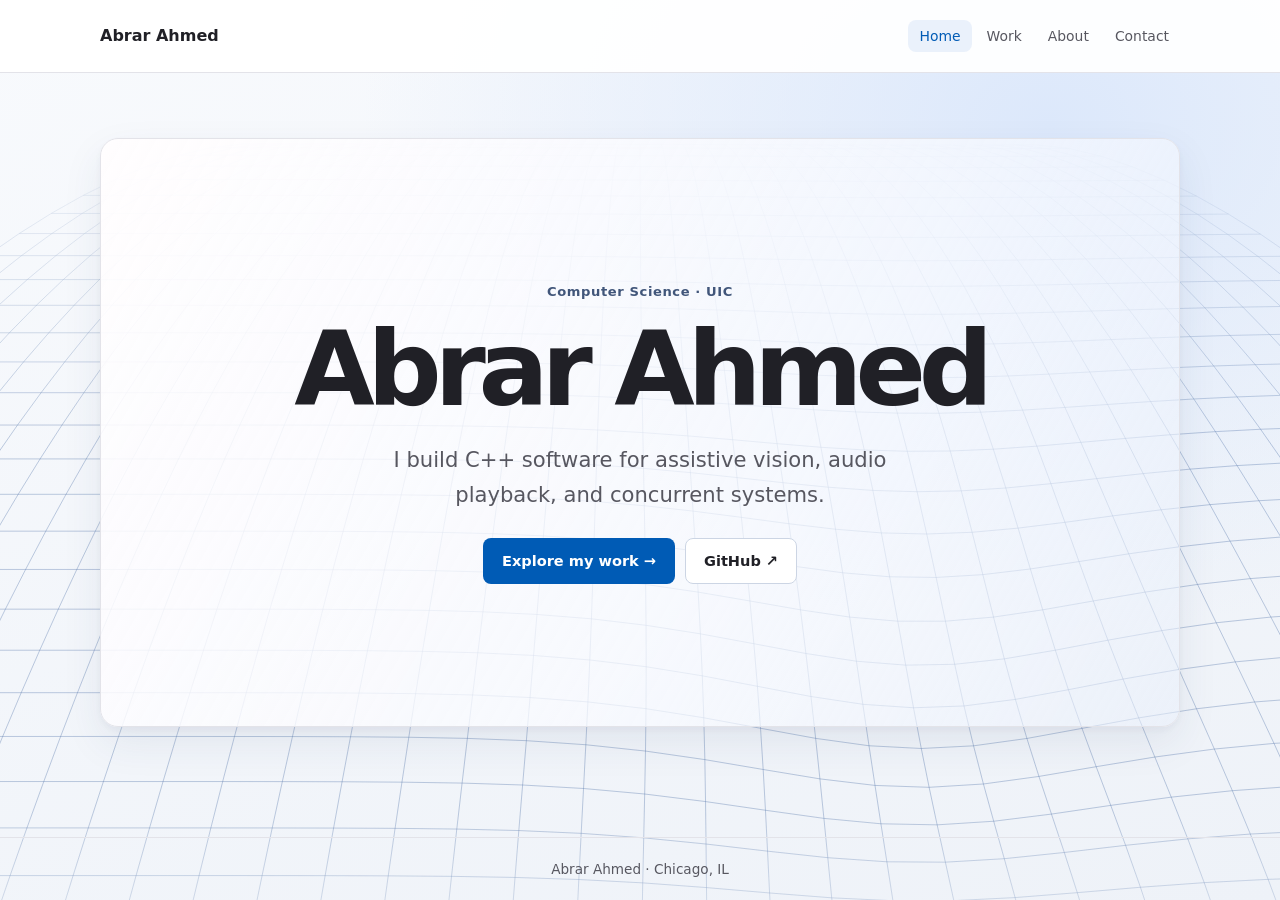
<file: index.html>
<!doctype html>
<html lang="en">
<head>
<meta charset="utf-8">
<meta name="viewport" content="width=device-width, initial-scale=1">
<meta name="description" content="Abrar Ahmed, computer science student and Data Structures TA at UIC.">
<title>Home | Abrar Ahmed</title>
<link rel="stylesheet" href="portfolio.css">
<link rel="stylesheet" href="spacetime.css">
<script src="spacetime.js" defer></script>
</head>
<body>
<canvas class="spacetime" aria-hidden="true"></canvas>
<a class="skip" href="#main">Skip to content</a>
<header><div class="wrap bar"><a class="brand" href="./">Abrar Ahmed</a><nav aria-label="Main navigation"><a href="./" aria-current="page">Home</a><a href="work.html">Work</a><a href="about.html">About</a><a href="contact.html">Contact</a></nav></div></header>
<main id="main" class="wrap">
<section class="hero">
<p class="detail">Computer Science · UIC</p>
<h1>Abrar Ahmed</h1>
<p class="lede">I build C++ software for assistive vision, audio playback, and concurrent systems.</p>
<div class="actions"><a class="button primary" href="work.html">Explore my work <span aria-hidden="true">→</span></a><a class="button" href="https://github.com/abrara9123">GitHub ↗</a></div>
</section>
</main>
<footer>Abrar Ahmed · Chicago, IL</footer>
</body>
</html>
</file>
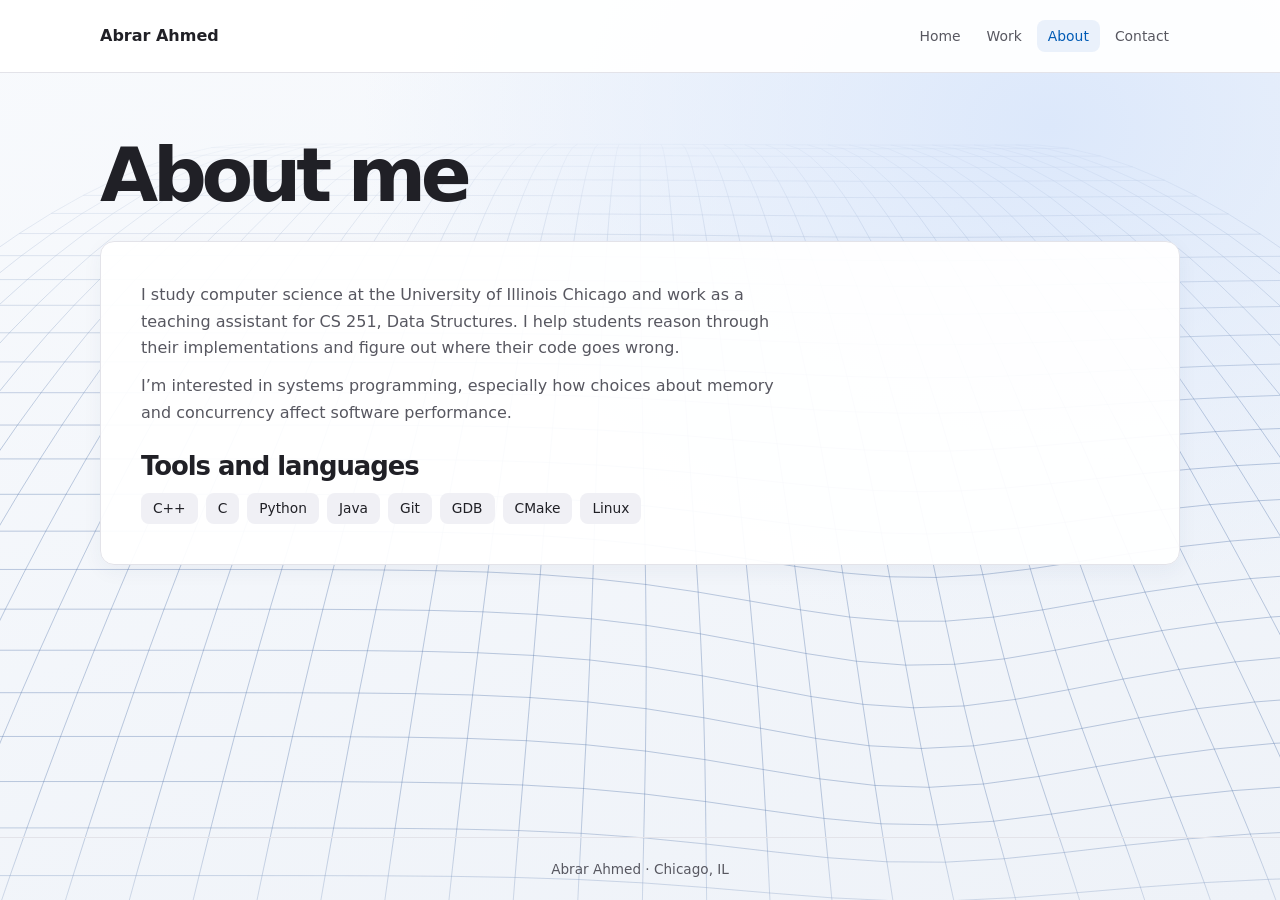
<file: about.html>
<!doctype html>
<html lang="en">
<head>
<meta charset="utf-8">
<meta name="viewport" content="width=device-width, initial-scale=1">
<meta name="description" content="Abrar Ahmed, computer science student and Data Structures TA at UIC.">
<title>About | Abrar Ahmed</title>
<link rel="stylesheet" href="portfolio.css">
<link rel="stylesheet" href="spacetime.css">
<script src="spacetime.js" defer></script>
</head>
<body>
<canvas class="spacetime" aria-hidden="true"></canvas>
<a class="skip" href="#main">Skip to content</a>
<header><div class="wrap bar"><a class="brand" href="./">Abrar Ahmed</a><nav aria-label="Main navigation"><a href="./">Home</a><a href="work.html">Work</a><a href="about.html" aria-current="page">About</a><a href="contact.html">Contact</a></nav></div></header>
<main id="main" class="wrap">
<section class="intro"><h1>About me</h1></section>
<section class="card prose">
<p>I study computer science at the University of Illinois Chicago and work as a teaching assistant for CS 251, Data Structures. I help students reason through their implementations and figure out where their code goes wrong.</p>
<p>I’m interested in systems programming, especially how choices about memory and concurrency affect software performance.</p>
<h2>Tools and languages</h2>
<ul class="chips"><li>C++</li><li>C</li><li>Python</li><li>Java</li><li>Git</li><li>GDB</li><li>CMake</li><li>Linux</li></ul>
</section>
</main>
<footer>Abrar Ahmed · Chicago, IL</footer>
</body>
</html>
</file>
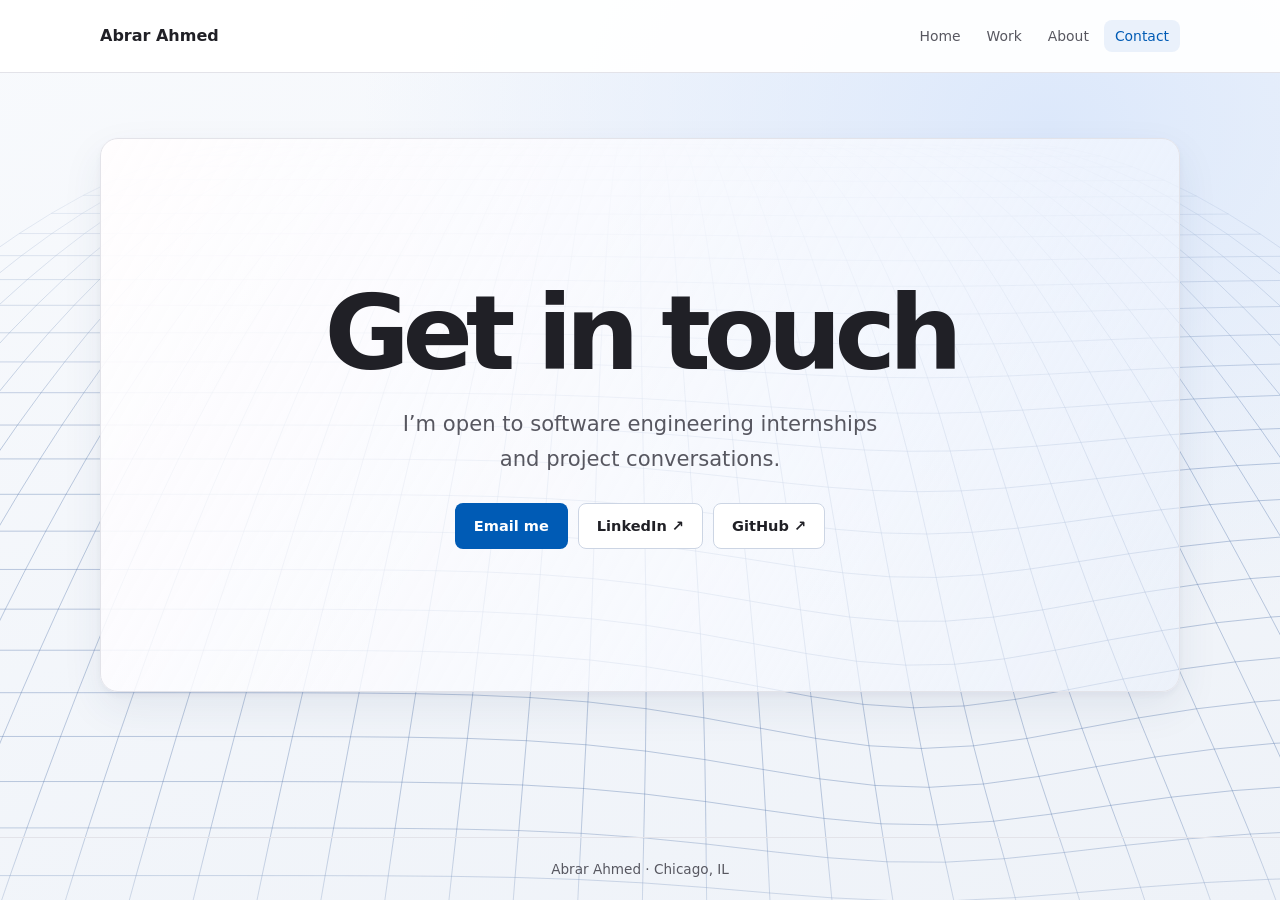
<file: contact.html>
<!doctype html>
<html lang="en">
<head>
<meta charset="utf-8">
<meta name="viewport" content="width=device-width, initial-scale=1">
<meta name="description" content="Abrar Ahmed, computer science student and Data Structures TA at UIC.">
<title>Contact | Abrar Ahmed</title>
<link rel="stylesheet" href="portfolio.css">
<link rel="stylesheet" href="spacetime.css">
<script src="spacetime.js" defer></script>
</head>
<body>
<canvas class="spacetime" aria-hidden="true"></canvas>
<a class="skip" href="#main">Skip to content</a>
<header><div class="wrap bar"><a class="brand" href="./">Abrar Ahmed</a><nav aria-label="Main navigation"><a href="./">Home</a><a href="work.html">Work</a><a href="about.html">About</a><a href="contact.html" aria-current="page">Contact</a></nav></div></header>
<main id="main" class="wrap">
<section class="hero">
<h1>Get in touch</h1>
<p class="lede">I’m open to software engineering internships and project conversations.</p>
<div class="actions"><a class="button primary" href="mailto:arber9123@gmail.com">Email me</a><a class="button" href="https://www.linkedin.com/in/abrar-ahmed3/">LinkedIn ↗</a><a class="button" href="https://github.com/abrara9123">GitHub ↗</a></div>
</section>
</main>
<footer>Abrar Ahmed · Chicago, IL</footer>
</body>
</html>
</file>
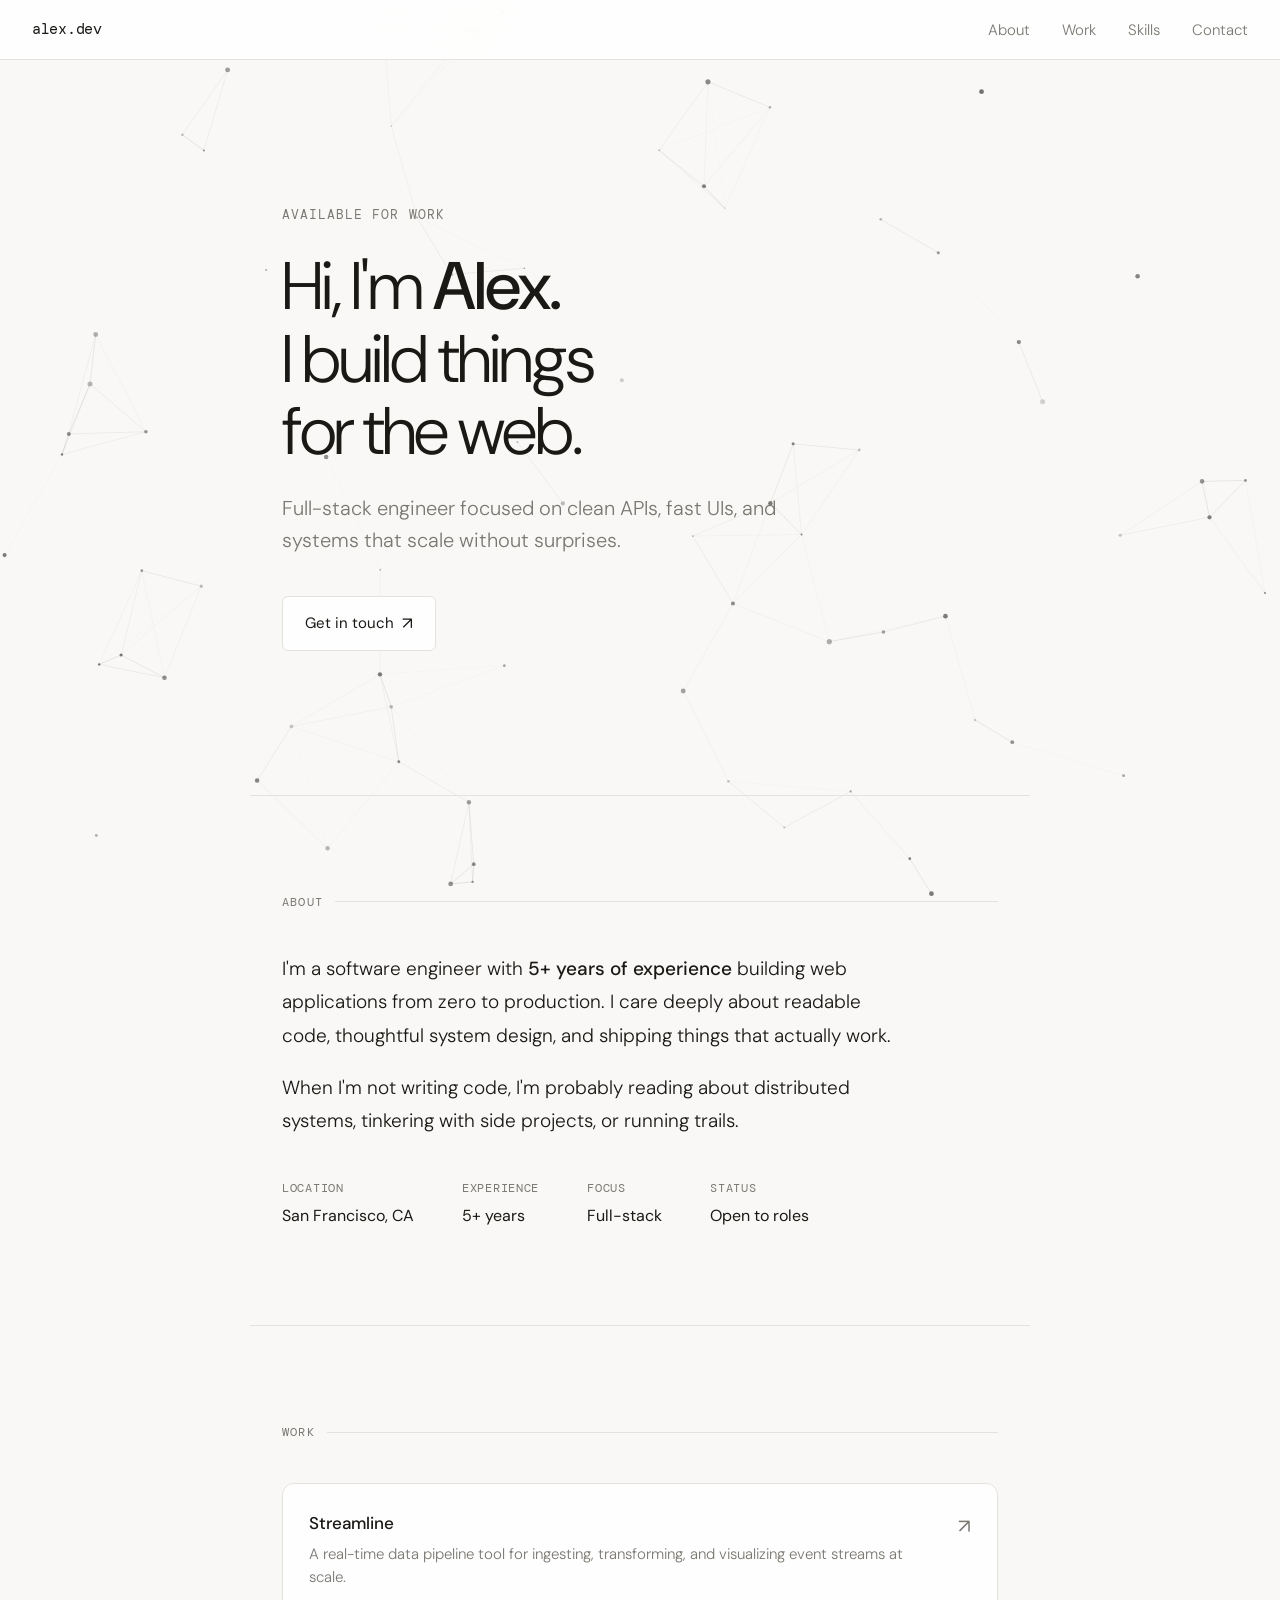
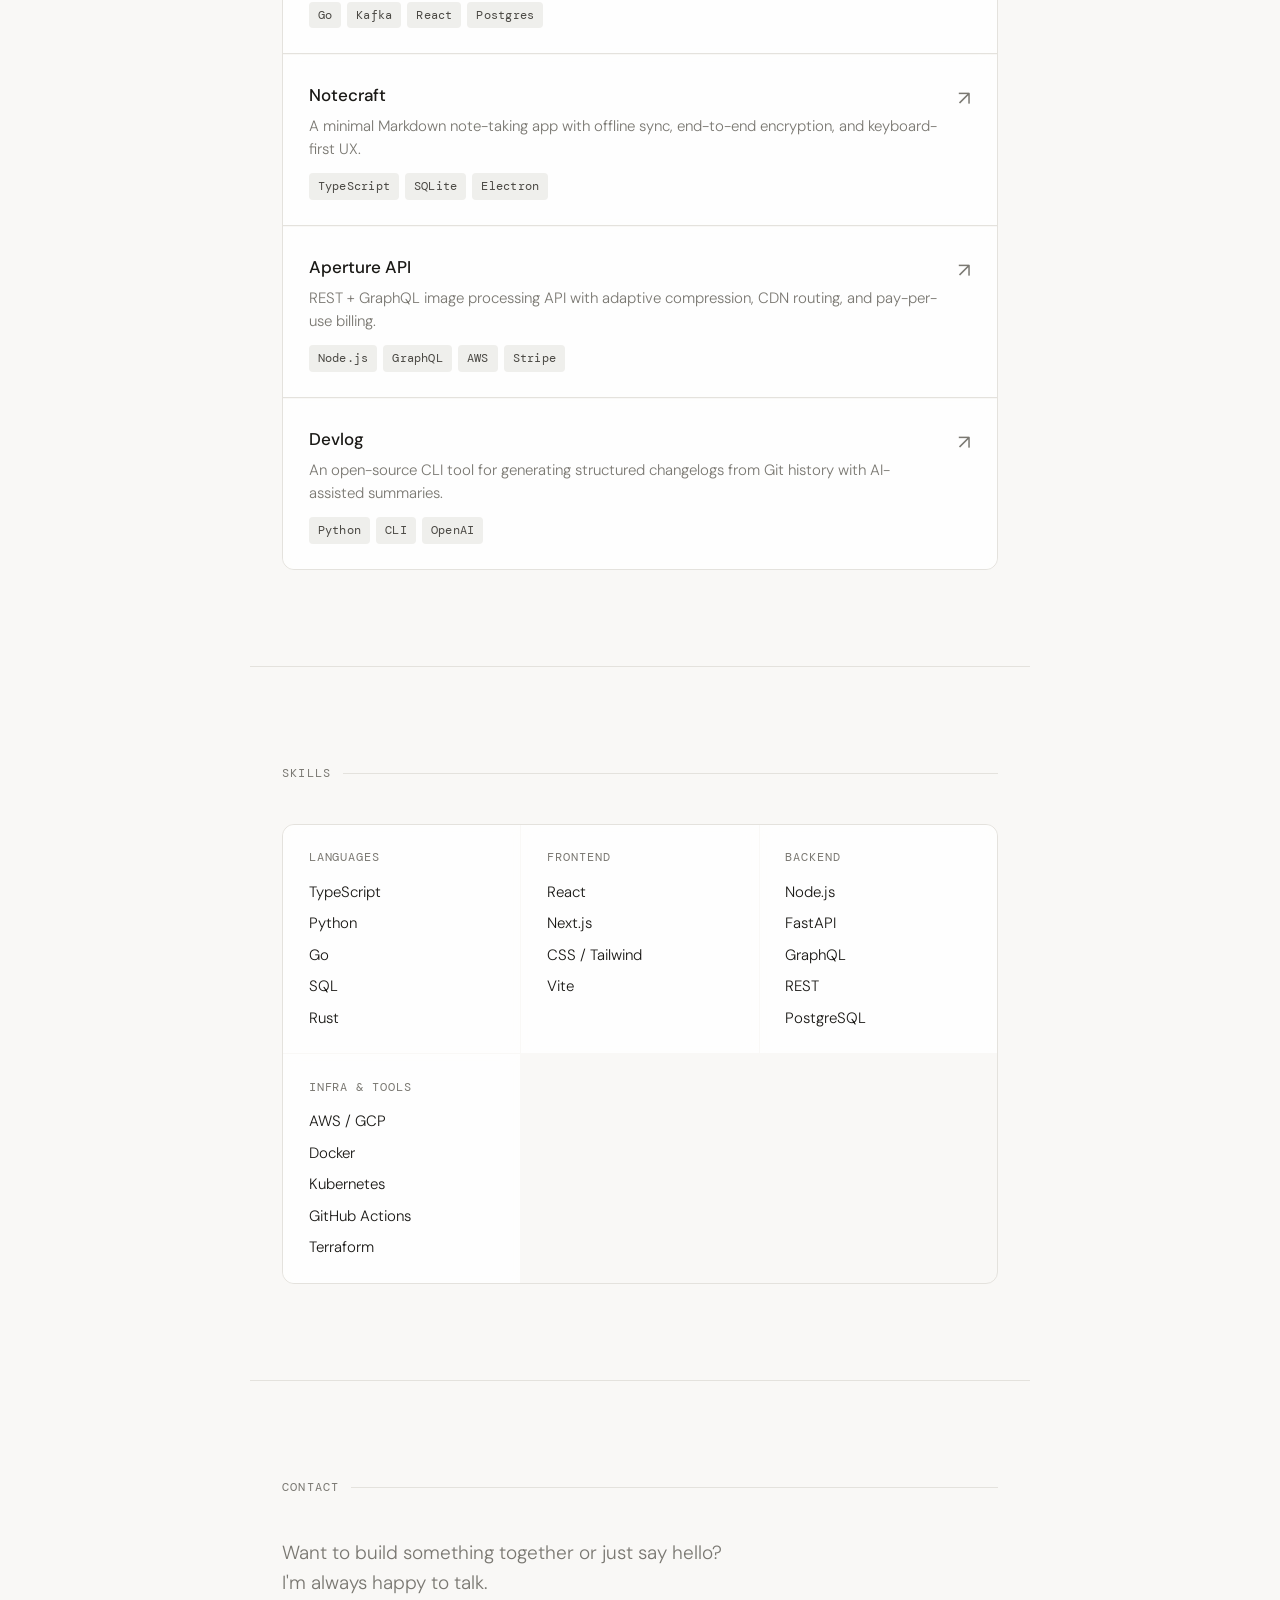
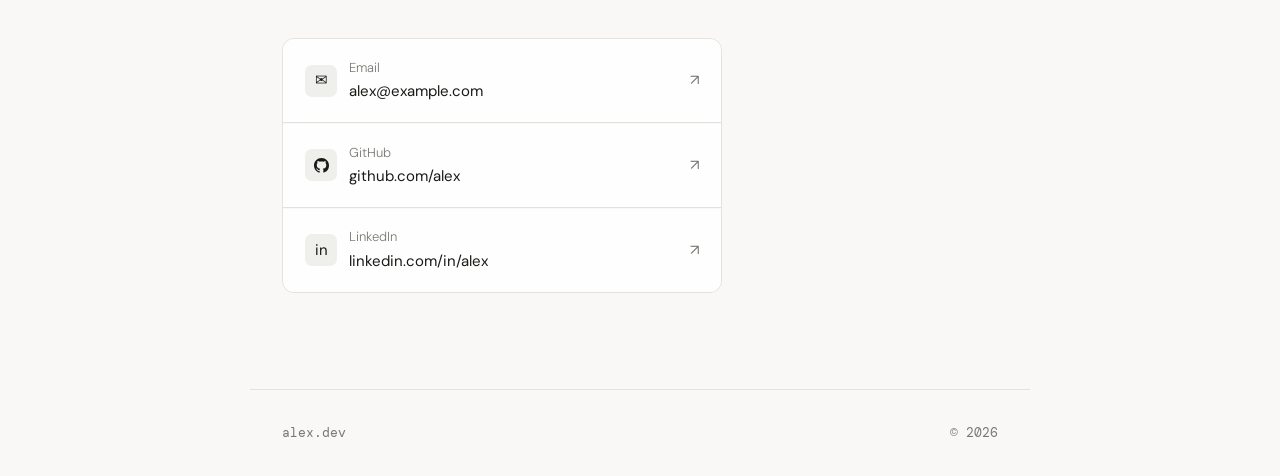
<file: indexmain.html>
<!DOCTYPE html>
<html lang="en">
<head>
<meta charset="UTF-8">
<meta name="viewport" content="width=device-width, initial-scale=1.0">
<title>Portfolio</title>
<link rel="preconnect" href="https://fonts.googleapis.com">
<link rel="preconnect" href="https://fonts.gstatic.com" crossorigin>
<link href="https://fonts.googleapis.com/css2?family=DM+Mono:ital,wght@0,300;0,400;0,500;1,300&family=DM+Sans:ital,opsz,wght@0,9..40,300;0,9..40,400;0,9..40,500;1,9..40,300&display=swap" rel="stylesheet">

<style>
  *, *::before, *::after { box-sizing: border-box; margin: 0; padding: 0; }

  :root {
    --bg: #f9f8f6;
    --surface: rgba(255,255,255,0.82);
    --surface-solid: #ffffff;
    --border: #e4e2dd;
    --text: #1a1916;
    --muted: #7a7872;
    --tag-bg: #efefec;
    --tag-text: #4a4843;
    --mono: 'DM Mono', monospace;
    --sans: 'DM Sans', sans-serif;
  }

  @media (prefers-color-scheme: dark) {
    :root {
      --bg: #111110;
      --surface: rgba(28,28,26,0.82);
      --surface-solid: #1c1c1a;
      --border: #2e2d2a;
      --text: #e8e6e1;
      --muted: #7a7870;
      --tag-bg: #242422;
      --tag-text: #a8a69f;
    }
  }

  html { scroll-behavior: smooth; }

  body {
    font-family: var(--sans);
    background: var(--bg);
    color: var(--text);
    font-size: 18px;
    line-height: 1.7;
    -webkit-font-smoothing: antialiased;
  }

  #bg-canvas {
    position: fixed;
    inset: 0;
    width: 100%;
    height: 100%;
    z-index: 0;
    pointer-events: none;
  }

  nav {
    position: sticky;
    top: 0;
    z-index: 100;
    background: var(--surface);
    backdrop-filter: blur(14px);
    -webkit-backdrop-filter: blur(14px);
    border-bottom: 1px solid var(--border);
    padding: 0 2rem;
    display: flex;
    align-items: center;
    justify-content: space-between;
    height: 60px;
  }

  .nav-logo {
    font-family: var(--mono);
    font-size: 15px;
    font-weight: 400;
    color: var(--text);
    text-decoration: none;
    letter-spacing: -0.02em;
  }

  .nav-links { display: flex; gap: 2rem; list-style: none; }

  .nav-links a {
    font-size: 15px;
    color: var(--muted);
    text-decoration: none;
    transition: color 0.15s;
    font-weight: 300;
  }

  .nav-links a:hover { color: var(--text); }

  section {
    max-width: 780px;
    margin: 0 auto;
    padding: 6rem 2rem;
    position: relative;
    z-index: 1;
  }

  section + section { border-top: 1px solid var(--border); }

  #hero { padding-top: 9rem; padding-bottom: 9rem; }

  .hero-label {
    font-family: var(--mono);
    font-size: 13px;
    color: var(--muted);
    letter-spacing: 0.08em;
    text-transform: uppercase;
    margin-bottom: 1.5rem;
  }

  h1 {
    font-size: clamp(2.8rem, 5.5vw, 4.2rem);
    font-weight: 300;
    line-height: 1.08;
    letter-spacing: -0.03em;
    margin-bottom: 1.5rem;
    color: var(--text);
  }

  h1 em { font-style: normal; font-weight: 500; }

  .hero-sub {
    font-size: 20px;
    font-weight: 300;
    color: var(--muted);
    max-width: 500px;
    margin-bottom: 2.5rem;
    line-height: 1.6;
  }

  .hero-cta {
    display: inline-flex;
    align-items: center;
    gap: 8px;
    padding: 12px 22px;
    border: 1px solid var(--border);
    border-radius: 6px;
    font-size: 15px;
    font-weight: 400;
    color: var(--text);
    text-decoration: none;
    transition: background 0.15s, border-color 0.15s;
    background: var(--surface);
    backdrop-filter: blur(8px);
  }

  .hero-cta:hover { background: var(--tag-bg); border-color: var(--text); }
  .hero-cta .arrow { font-size: 17px; }

  .section-label {
    font-family: var(--mono);
    font-size: 12px;
    color: var(--muted);
    letter-spacing: 0.1em;
    text-transform: uppercase;
    margin-bottom: 2.5rem;
    display: flex;
    align-items: center;
    gap: 12px;
  }

  .section-label::after { content: ''; flex: 1; height: 1px; background: var(--border); }

  .about-text {
    font-size: 19px;
    font-weight: 300;
    color: var(--text);
    line-height: 1.75;
    max-width: 620px;
  }

  .about-text p + p { margin-top: 1.2rem; }
  .about-text strong { font-weight: 500; }

  .about-meta { margin-top: 2.5rem; display: flex; flex-wrap: wrap; gap: 1.5rem 3rem; }

  .about-meta-item { display: flex; flex-direction: column; gap: 4px; }

  .about-meta-item span:first-child {
    font-family: var(--mono);
    font-size: 12px;
    color: var(--muted);
    letter-spacing: 0.06em;
    text-transform: uppercase;
  }

  .about-meta-item span:last-child { font-size: 16px; font-weight: 400; color: var(--text); }

  .projects-grid {
    display: flex;
    flex-direction: column;
    gap: 1px;
    border: 1px solid var(--border);
    border-radius: 12px;
    overflow: hidden;
  }

  .project-card {
    background: var(--surface);
    backdrop-filter: blur(8px);
    -webkit-backdrop-filter: blur(8px);
    padding: 1.6rem;
    display: grid;
    grid-template-columns: 1fr auto;
    gap: 1rem;
    align-items: start;
    text-decoration: none;
    color: inherit;
    transition: background 0.15s;
    border-bottom: 1px solid var(--border);
  }

  .project-card:last-child { border-bottom: none; }
  .project-card:hover { background: var(--tag-bg); }

  .project-name { font-size: 17px; font-weight: 500; color: var(--text); margin-bottom: 5px; }
  .project-desc { font-size: 15px; font-weight: 300; color: var(--muted); line-height: 1.55; margin-bottom: 12px; }
  .project-tags { display: flex; flex-wrap: wrap; gap: 6px; }

  .tag {
    font-family: var(--mono);
    font-size: 12px;
    padding: 3px 9px;
    background: var(--tag-bg);
    color: var(--tag-text);
    border-radius: 4px;
    letter-spacing: 0.02em;
  }

  .project-link { font-size: 20px; color: var(--muted); transition: color 0.15s, transform 0.15s; display: inline-block; }
  .project-card:hover .project-link { color: var(--text); transform: translate(2px, -2px); }

  .skills-grid {
    display: grid;
    grid-template-columns: repeat(auto-fill, minmax(180px, 1fr));
    gap: 1px;
    border: 1px solid var(--border);
    border-radius: 12px;
    overflow: hidden;
  }

  .skill-group {
    background: var(--surface);
    backdrop-filter: blur(8px);
    -webkit-backdrop-filter: blur(8px);
    padding: 1.4rem 1.6rem;
  }

  .skill-group-title {
    font-family: var(--mono);
    font-size: 12px;
    color: var(--muted);
    letter-spacing: 0.08em;
    text-transform: uppercase;
    margin-bottom: 12px;
  }

  .skill-list { display: flex; flex-direction: column; gap: 6px; list-style: none; }
  .skill-list li { font-size: 15px; font-weight: 300; color: var(--text); }

  .contact-intro {
    font-size: 19px;
    font-weight: 300;
    color: var(--muted);
    margin-bottom: 2.5rem;
    max-width: 460px;
    line-height: 1.6;
  }

  .contact-links {
    display: flex;
    flex-direction: column;
    gap: 1px;
    border: 1px solid var(--border);
    border-radius: 12px;
    overflow: hidden;
    max-width: 440px;
  }

  .contact-link {
    display: flex;
    align-items: center;
    justify-content: space-between;
    padding: 1.1rem 1.4rem;
    background: var(--surface);
    backdrop-filter: blur(8px);
    -webkit-backdrop-filter: blur(8px);
    text-decoration: none;
    color: var(--text);
    font-size: 16px;
    font-weight: 400;
    border-bottom: 1px solid var(--border);
    transition: background 0.15s;
  }

  .contact-link:last-child { border-bottom: none; }
  .contact-link:hover { background: var(--tag-bg); }
  .contact-link-meta { display: flex; align-items: center; gap: 12px; }

  .contact-link-icon {
    width: 32px; height: 32px;
    background: var(--tag-bg);
    border-radius: 7px;
    display: flex; align-items: center; justify-content: center;
    font-size: 15px;
  }

  .contact-link-label { font-weight: 300; color: var(--muted); font-size: 13px; }
  .contact-link-value { font-size: 15px; font-weight: 400; }
  .contact-link .arrow { font-size: 15px; color: var(--muted); }

  footer {
    max-width: 780px;
    margin: 0 auto;
    padding: 2rem;
    border-top: 1px solid var(--border);
    display: flex;
    justify-content: space-between;
    align-items: center;
    position: relative;
    z-index: 1;
  }

  footer span { font-family: var(--mono); font-size: 13px; color: var(--muted); }

  @keyframes fadeUp {
    from { opacity: 0; transform: translateY(16px); }
    to   { opacity: 1; transform: translateY(0); }
  }

  .fade-up { opacity: 0; animation: fadeUp 0.5s ease forwards; }
  .delay-1 { animation-delay: 0.1s; }
  .delay-2 { animation-delay: 0.2s; }
  .delay-3 { animation-delay: 0.35s; }

  @media (max-width: 600px) {
    nav { padding: 0 1.25rem; }
    .nav-links { gap: 1.2rem; }
    section { padding: 4rem 1.25rem; }
    #hero { padding-top: 5rem; }
    footer { padding: 1.5rem 1.25rem; flex-direction: column; gap: 8px; align-items: flex-start; }
  }
</style>
</head>
<body>

<canvas id="bg-canvas"></canvas>

<nav>
  <a class="nav-logo" href="#hero">alex.dev</a>
  <ul class="nav-links">
    <li><a href="#about">About</a></li>
    <li><a href="#projects">Work</a></li>
    <li><a href="#skills">Skills</a></li>
    <li><a href="#contact">Contact</a></li>
  </ul>
</nav>

<section id="hero">
  <p class="hero-label fade-up">Available for work</p>
  <h1 class="fade-up delay-1">Hi, I'm <em>Alex.</em><br>I build things<br>for the web.</h1>
  <p class="hero-sub fade-up delay-2">Full-stack engineer focused on clean APIs, fast UIs, and systems that scale without surprises.</p>
  <a href="#contact" class="hero-cta fade-up delay-3">Get in touch <span class="arrow">↗</span></a>
</section>

<section id="about">
  <p class="section-label">About</p>
  <div class="about-text">
    <p>I'm a software engineer with <strong>5+ years of experience</strong> building web applications from zero to production. I care deeply about readable code, thoughtful system design, and shipping things that actually work.</p>
    <p>When I'm not writing code, I'm probably reading about distributed systems, tinkering with side projects, or running trails.</p>
  </div>
  <div class="about-meta">
    <div class="about-meta-item"><span>Location</span><span>San Francisco, CA</span></div>
    <div class="about-meta-item"><span>Experience</span><span>5+ years</span></div>
    <div class="about-meta-item"><span>Focus</span><span>Full-stack</span></div>
    <div class="about-meta-item"><span>Status</span><span>Open to roles</span></div>
  </div>
</section>

<section id="projects">
  <p class="section-label">Work</p>
  <div class="projects-grid">
    <a href="#" class="project-card">
      <div>
        <p class="project-name">Streamline</p>
        <p class="project-desc">A real-time data pipeline tool for ingesting, transforming, and visualizing event streams at scale.</p>
        <div class="project-tags"><span class="tag">Go</span><span class="tag">Kafka</span><span class="tag">React</span><span class="tag">Postgres</span></div>
      </div>
      <span class="project-link">↗</span>
    </a>
    <a href="#" class="project-card">
      <div>
        <p class="project-name">Notecraft</p>
        <p class="project-desc">A minimal Markdown note-taking app with offline sync, end-to-end encryption, and keyboard-first UX.</p>
        <div class="project-tags"><span class="tag">TypeScript</span><span class="tag">SQLite</span><span class="tag">Electron</span></div>
      </div>
      <span class="project-link">↗</span>
    </a>
    <a href="#" class="project-card">
      <div>
        <p class="project-name">Aperture API</p>
        <p class="project-desc">REST + GraphQL image processing API with adaptive compression, CDN routing, and pay-per-use billing.</p>
        <div class="project-tags"><span class="tag">Node.js</span><span class="tag">GraphQL</span><span class="tag">AWS</span><span class="tag">Stripe</span></div>
      </div>
      <span class="project-link">↗</span>
    </a>
    <a href="#" class="project-card">
      <div>
        <p class="project-name">Devlog</p>
        <p class="project-desc">An open-source CLI tool for generating structured changelogs from Git history with AI-assisted summaries.</p>
        <div class="project-tags"><span class="tag">Python</span><span class="tag">CLI</span><span class="tag">OpenAI</span></div>
      </div>
      <span class="project-link">↗</span>
    </a>
  </div>
</section>

<section id="skills">
  <p class="section-label">Skills</p>
  <div class="skills-grid">
    <div class="skill-group">
      <p class="skill-group-title">Languages</p>
      <ul class="skill-list"><li>TypeScript</li><li>Python</li><li>Go</li><li>SQL</li><li>Rust</li></ul>
    </div>
    <div class="skill-group">
      <p class="skill-group-title">Frontend</p>
      <ul class="skill-list"><li>React</li><li>Next.js</li><li>CSS / Tailwind</li><li>Vite</li></ul>
    </div>
    <div class="skill-group">
      <p class="skill-group-title">Backend</p>
      <ul class="skill-list"><li>Node.js</li><li>FastAPI</li><li>GraphQL</li><li>REST</li><li>PostgreSQL</li></ul>
    </div>
    <div class="skill-group">
      <p class="skill-group-title">Infra & Tools</p>
      <ul class="skill-list"><li>AWS / GCP</li><li>Docker</li><li>Kubernetes</li><li>GitHub Actions</li><li>Terraform</li></ul>
    </div>
  </div>
</section>

<section id="contact">
  <p class="section-label">Contact</p>
  <p class="contact-intro">Want to build something together or just say hello? I'm always happy to talk.</p>
  <div class="contact-links">
    <a href="mailto:alex@example.com" class="contact-link">
      <div class="contact-link-meta">
        <div class="contact-link-icon">✉</div>
        <div><p class="contact-link-label">Email</p><p class="contact-link-value">alex@example.com</p></div>
      </div>
      <span class="arrow">↗</span>
    </a>
    <a href="https://github.com" target="_blank" class="contact-link">
      <div class="contact-link-meta">
        <div class="contact-link-icon">
          <svg width="15" height="15" viewBox="0 0 16 16" fill="currentColor"><path d="M8 0C3.58 0 0 3.58 0 8c0 3.54 2.29 6.53 5.47 7.59.4.07.55-.17.55-.38 0-.19-.01-.82-.01-1.49-2.01.37-2.53-.49-2.69-.94-.09-.23-.48-.94-.82-1.13-.28-.15-.68-.52-.01-.53.63-.01 1.08.58 1.23.82.72 1.21 1.87.87 2.33.66.07-.52.28-.87.51-1.07-1.78-.2-3.64-.89-3.64-3.95 0-.87.31-1.59.82-2.15-.08-.2-.36-1.02.08-2.12 0 0 .67-.21 2.2.82.64-.18 1.32-.27 2-.27s1.36.09 2 .27c1.53-1.04 2.2-.82 2.2-.82.44 1.1.16 1.92.08 2.12.51.56.82 1.27.82 2.15 0 3.07-1.87 3.75-3.65 3.95.29.25.54.73.54 1.48 0 1.07-.01 1.93-.01 2.2 0 .21.15.46.55.38A8.013 8.013 0 0 0 16 8c0-4.42-3.58-8-8-8z"/></svg>
        </div>
        <div><p class="contact-link-label">GitHub</p><p class="contact-link-value">github.com/alex</p></div>
      </div>
      <span class="arrow">↗</span>
    </a>
    <a href="https://linkedin.com" target="_blank" class="contact-link">
      <div class="contact-link-meta">
        <div class="contact-link-icon">in</div>
        <div><p class="contact-link-label">LinkedIn</p><p class="contact-link-value">linkedin.com/in/alex</p></div>
      </div>
      <span class="arrow">↗</span>
    </a>
  </div>
</section>

<footer>
  <span>alex.dev</span>
  <span>© 2026</span>
</footer>

<script>
(function () {
  const canvas = document.getElementById('bg-canvas');
  const ctx = canvas.getContext('2d');
  const darkMQ = window.matchMedia('(prefers-color-scheme: dark)');

  let W, H, mouse = { x: -9999, y: -9999 };
  const COUNT = 75, CONNECT = 145, REPEL_R = 130, REPEL_F = 0.28;
  const pts = [];

  function resize() {
    W = canvas.width = window.innerWidth;
    H = canvas.height = window.innerHeight;
  }

  function Pt() {
    this.x = Math.random() * W;
    this.y = Math.random() * H;
    this.vx = (Math.random() - 0.5) * 0.45;
    this.vy = (Math.random() - 0.5) * 0.45;
    this.r = Math.random() * 1.8 + 0.8;
    this.a = Math.random() * 0.45 + 0.15;
  }

  Pt.prototype.tick = function () {
    const dx = this.x - mouse.x, dy = this.y - mouse.y;
    const d = Math.sqrt(dx * dx + dy * dy);
    if (d < REPEL_R && d > 0) {
      const f = ((REPEL_R - d) / REPEL_R) * REPEL_F;
      this.vx += (dx / d) * f;
      this.vy += (dy / d) * f;
    }
    this.vx *= 0.975; this.vy *= 0.975;
    this.x += this.vx; this.y += this.vy;
    if (this.x < -20) this.x = W + 20;
    if (this.x > W + 20) this.x = -20;
    if (this.y < -20) this.y = H + 20;
    if (this.y > H + 20) this.y = -20;
  };

  function colorBase() {
    return darkMQ.matches ? '232,230,225' : '26,25,22';
  }

  function frame() {
    ctx.clearRect(0, 0, W, H);
    const c = colorBase();
    for (let i = 0; i < pts.length; i++) {
      for (let j = i + 1; j < pts.length; j++) {
        const a = pts[i], b = pts[j];
        const dx = a.x - b.x, dy = a.y - b.y;
        const d = Math.sqrt(dx * dx + dy * dy);
        if (d < CONNECT) {
          ctx.beginPath();
          ctx.moveTo(a.x, a.y);
          ctx.lineTo(b.x, b.y);
          ctx.strokeStyle = `rgba(${c},${(1 - d / CONNECT) * 0.22})`;
          ctx.lineWidth = 0.5;
          ctx.stroke();
        }
      }
    }
    for (const p of pts) {
      p.tick();
      ctx.beginPath();
      ctx.arc(p.x, p.y, p.r, 0, Math.PI * 2);
      ctx.fillStyle = `rgba(${c},${p.a})`;
      ctx.fill();
    }
    requestAnimationFrame(frame);
  }

  resize();
  for (let i = 0; i < COUNT; i++) pts.push(new Pt());
  frame();

  window.addEventListener('resize', resize);
  window.addEventListener('mousemove', e => { mouse.x = e.clientX; mouse.y = e.clientY; });
  window.addEventListener('mouseleave', () => { mouse.x = -9999; mouse.y = -9999; });
  window.addEventListener('touchmove', e => {
    if (e.touches[0]) { mouse.x = e.touches[0].clientX; mouse.y = e.touches[0].clientY; }
  }, { passive: true });
})();
</script>
</body>
</html>
</file>
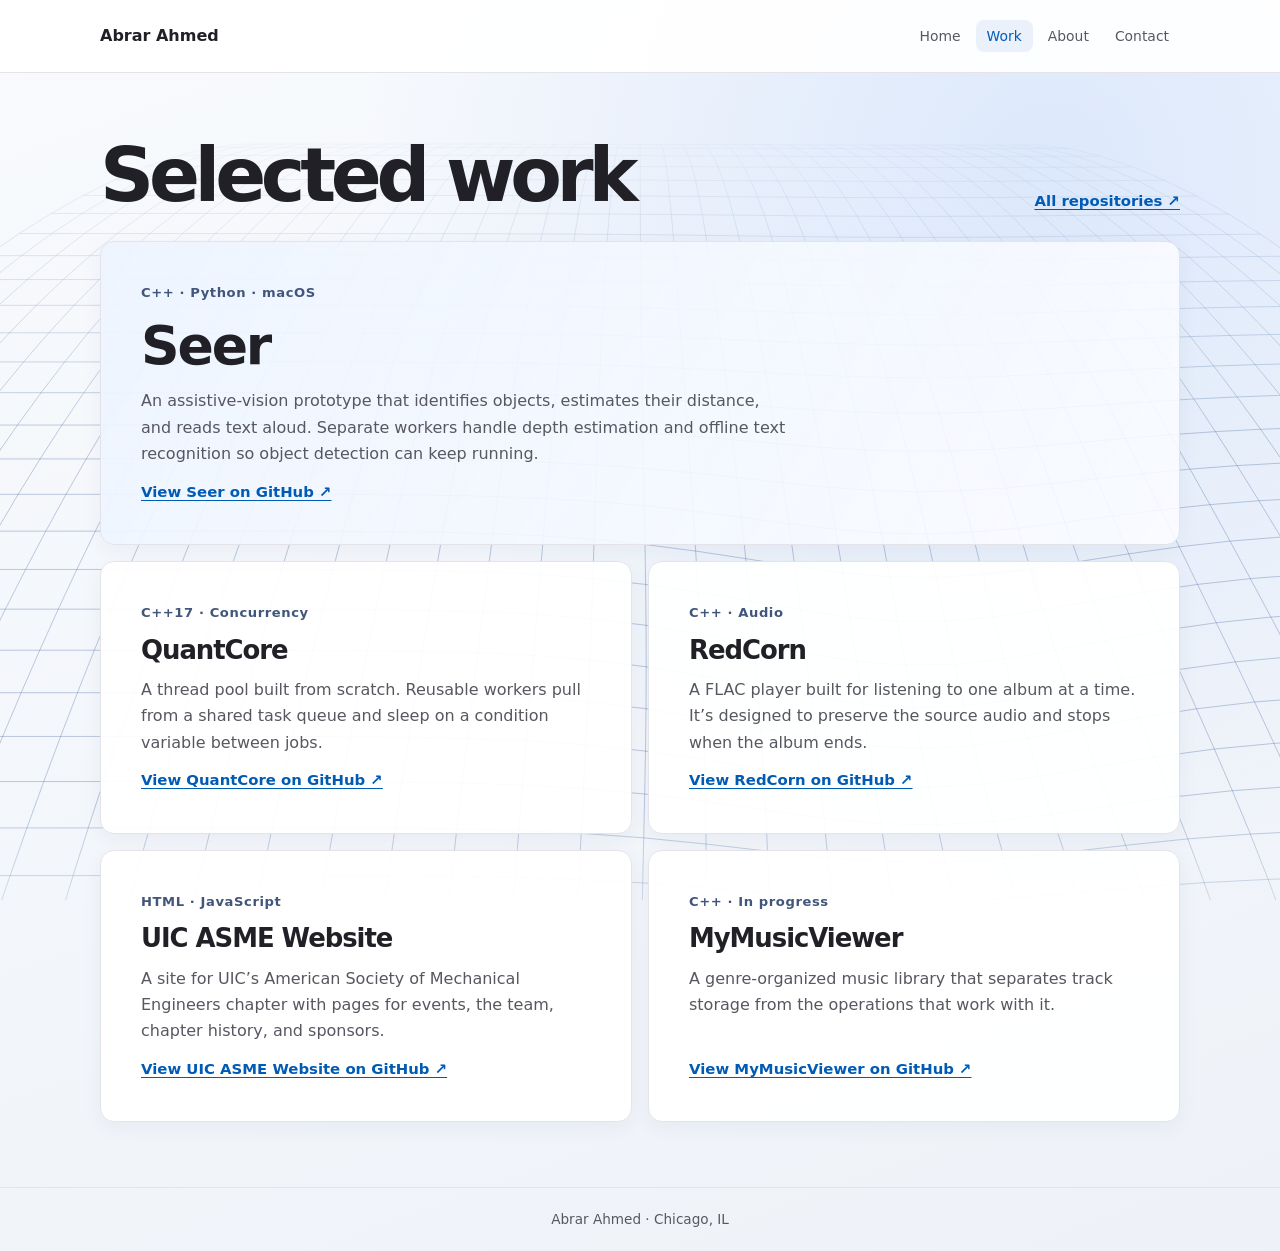
<file: work.html>
<!doctype html>
<html lang="en">
<head>
<meta charset="utf-8">
<meta name="viewport" content="width=device-width, initial-scale=1">
<meta name="description" content="Abrar Ahmed, computer science student and Data Structures TA at UIC.">
<title>Work | Abrar Ahmed</title>
<link rel="stylesheet" href="portfolio.css">
<link rel="stylesheet" href="spacetime.css">
<script src="spacetime.js" defer></script>
</head>
<body>
<canvas class="spacetime" aria-hidden="true"></canvas>
<a class="skip" href="#main">Skip to content</a>
<header><div class="wrap bar"><a class="brand" href="./">Abrar Ahmed</a><nav aria-label="Main navigation"><a href="./">Home</a><a href="work.html" aria-current="page">Work</a><a href="about.html">About</a><a href="contact.html">Contact</a></nav></div></header>
<main id="main" class="wrap">
<section class="intro"><h1>Selected work</h1><a href="https://github.com/abrara9123?tab=repositories">All repositories ↗</a></section>
<section class="grid" aria-label="Projects"><article class="card featured"><p class="detail">C++ · Python · macOS</p><h2>Seer</h2><p>An assistive-vision prototype that identifies objects, estimates their distance, and reads text aloud. Separate workers handle depth estimation and offline text recognition so object detection can keep running.</p><a href="https://github.com/abrara9123/Seer">View Seer on GitHub ↗</a></article>
<article class="card"><p class="detail">C++17 · Concurrency</p><h2>QuantCore</h2><p>A thread pool built from scratch. Reusable workers pull from a shared task queue and sleep on a condition variable between jobs.</p><a href="https://github.com/abrara9123/QuantCore">View QuantCore on GitHub ↗</a></article>
<article class="card"><p class="detail">C++ · Audio</p><h2>RedCorn</h2><p>A FLAC player built for listening to one album at a time. It’s designed to preserve the source audio and stops when the album ends.</p><a href="https://github.com/abrara9123/redcorn">View RedCorn on GitHub ↗</a></article>
<article class="card"><p class="detail">HTML · JavaScript</p><h2>UIC ASME Website</h2><p>A site for UIC’s American Society of Mechanical Engineers chapter with pages for events, the team, chapter history, and sponsors.</p><a href="https://github.com/abrara9123/ASME-Site-">View UIC ASME Website on GitHub ↗</a></article>
<article class="card"><p class="detail">C++ · In progress</p><h2>MyMusicViewer</h2><p>A genre-organized music library that separates track storage from the operations that work with it.</p><a href="https://github.com/abrara9123/MyMusicViewer">View MyMusicViewer on GitHub ↗</a></article></section>
</main>
<footer>Abrar Ahmed · Chicago, IL</footer>
</body>
</html>
</file>
<file: portfolio.css>
:root {
  color-scheme: light;
  --background: #f5f5f7;
  --text: #202026;
  --muted: #575760;
  --blue: #005bb5;
  --border: #e3e3e9;
}

* { box-sizing: border-box; }
body {
  margin: 0;
  min-height: 100vh;
  display: flex;
  flex-direction: column;
  background: var(--background);
  color: var(--text);
  font: 16px/1.65 system-ui, -apple-system, sans-serif;
}
h1, h2, p { margin: 0; }
a { color: var(--blue); text-underline-offset: .22em; }
a:focus-visible { outline: 2px solid var(--blue); outline-offset: 4px; }
.wrap { width: min(1080px, calc(100% - 64px)); margin-inline: auto; }
header { background: white; border-bottom: 1px solid var(--border); }
.bar { min-height: 72px; display: flex; justify-content: space-between; align-items: center; gap: 12px; }
.brand { font-weight: 750; color: var(--text); text-decoration: none; white-space: nowrap; }
nav { display: flex; flex-wrap: wrap; gap: 4px; }
nav a { padding: 5px 11px; border-radius: 999px; color: var(--muted); font-size: .87rem; text-decoration: none; }
nav a:hover, nav a[aria-current="page"] { background: #eaf1fb; color: var(--blue); }

main { flex: 1; padding-block: clamp(24px, 6vw, 65px); }
.hero {
  border: 1px solid var(--border);
  border-radius: 40px;
  background: radial-gradient(ellipse at 50% 95%, #e2ebfa, transparent 65%), white;
  text-align: center;
  padding: clamp(70px, 12vw, 142px) clamp(18px, 5vw, 48px);
}
h1 { font-size: clamp(2.7rem, 8.5vw, 6.5rem); line-height: 1; letter-spacing: -.07em; }
.detail { color: #41567a; font-weight: 700; font-size: .82rem; letter-spacing: .045em; }
.hero .detail { margin-bottom: 14px; }
.lede { max-width: 38ch; margin: 22px auto 0; color: var(--muted); font-size: clamp(1.05rem, 2vw, 1.32rem); }
.actions { margin-top: 26px; display: flex; flex-wrap: wrap; justify-content: center; gap: 10px; }
.button { display: inline-flex; align-items: center; gap: 5px; min-height: 46px; padding: 8px 18px; border: 1px solid #ccd5e4; border-radius: 999px; background: white; color: var(--text); font-size: .91rem; font-weight: 680; text-decoration: none; }
.button:hover { color: var(--blue); }
.primary { background: var(--blue); color: white; border-color: transparent; }
.primary:hover { background: #004991; color: white; }

.intro { display: flex; justify-content: space-between; align-items: end; gap: 16px; margin-bottom: 28px; }
.intro h1 { font-size: clamp(2.7rem, 7vw, 4.7rem); }
.intro a, .card > a { font-weight: 670; font-size: .93rem; }
.grid { display: grid; grid-template-columns: repeat(2, minmax(0, 1fr)); gap: 16px; }
.card { display: flex; flex-direction: column; align-items: start; gap: 12px; padding: clamp(22px, 4vw, 40px); border: 1px solid var(--border); border-radius: 28px; background: white; }
.card h2 { font-size: 1.62rem; line-height: 1.13; letter-spacing: -.04em; }
.card p:not(.detail) { color: var(--muted); max-width: 64ch; }
.card > a { margin-top: auto; }
.featured { grid-column: 1 / -1; min-height: 244px; background: linear-gradient(125deg, #e9f1ff, #f8f7ff); }
.featured h2 { font-size: clamp(2.15rem, 5vw, 3.35rem); }
.prose h2 { margin-top: 14px; }
.chips { display: flex; flex-wrap: wrap; gap: 8px; margin: 0; padding: 0; list-style: none; }
.chips li { border-radius: 999px; padding: 4px 12px; background: #f0f0f5; font-size: .86rem; }
footer { border-top: 1px solid var(--border); color: var(--muted); padding: 20px; text-align: center; font-size: .85rem; }
.skip { position: absolute; left: 12px; top: 12px; transform: translateY(-150%); background: white; padding: 8px 12px; z-index: 2; }
.skip:focus { transform: none; }

@media (max-width: 650px) {
  .wrap { width: calc(100% - 32px); }
  nav a { padding-inline: 7px; }
  .grid { grid-template-columns: 1fr; }
  .intro { align-items: start; flex-direction: column; }
  .hero, .card { border-radius: 24px; }
}
@media (max-width: 380px) {
  .bar { flex-wrap: wrap; justify-content: center; gap: 2px; padding-block: 8px; }
}
@media (prefers-reduced-motion: no-preference) {
  @view-transition { navigation: auto; }
  ::view-transition-old(root), ::view-transition-new(root) { animation-duration: 180ms; }
}

/* Layer a perspective grid behind the shared page layout. */
body {
  position: relative;
  isolation: isolate;
  background: radial-gradient(ellipse at 82% 14%, #dce8fb 0%, transparent 43rem),
    linear-gradient(160deg, #f8fafd, #eef2f8);
}
body::before {
  content: '';
  position: fixed;
  z-index: -1;
  inset: 25% -35% -22%;
  pointer-events: none;
  background-image: linear-gradient(#6581af38 1px, transparent 1px),
    linear-gradient(90deg, #6581af38 1px, transparent 1px);
  background-size: 48px 48px;
  transform: perspective(520px) rotateX(57deg);
  transform-origin: center 72%;
  mask-image: linear-gradient(transparent 3%, #000 55%, transparent 98%);
}
header { background: #ffffffed; }
nav a, .button, .chips li { border-radius: 8px; }
.hero {
  position: relative;
  isolation: isolate;
  overflow: hidden;
  border-radius: 18px;
  background: linear-gradient(118deg, #fff 28%, #f8faff 63%, #e8effb);
  box-shadow: 0 16px 40px #243b6414, 0 3px 9px #243b640c;
}
.hero::before, .hero::after {
  content: '';
  position: absolute;
  z-index: -1;
  pointer-events: none;
  width: clamp(150px, 31vw, 345px);
  aspect-ratio: 1;
  right: -5%;
  bottom: -44%;
  border: 1px solid #99b2d565;
  border-radius: 18px;
  transform: perspective(580px) rotateX(28deg) rotateY(-18deg) rotateZ(-26deg);
  transform-origin: center;
}
.hero::before {
  background: linear-gradient(140deg, #f9fcff66, #bfd3f555);
  box-shadow: inset 1px 2px 3px #ffffffac, 18px 22px 50px #48699424;
}
.hero::after { translate: -30px -26px; border-color: #8ca9d34a; }
.card { border-radius: 14px; box-shadow: 0 6px 20px #243b640d; }
.featured { background: linear-gradient(120deg, #edf4ff, #fbfcff); }
@media (max-width: 650px) {
  .hero { border-radius: 14px; }
  .card { border-radius: 12px; }
  .hero::before, .hero::after { right: -16%; bottom: -36%; }
}
</file>
<file: spacetime.css>
body::before { display: none; }
.spacetime {
  position: fixed;
  inset: 0;
  z-index: -1;
  width: 100%;
  height: 100%;
  pointer-events: none;
  mask-image: linear-gradient(transparent 12%, #000 49%, #000 90%, #0009);
}
.hero {
  background: linear-gradient(120deg, #fffdfef0, #f8faffb8 63%, #e8effb82);
}
.hero::before, .hero::after { display: none; }
.card { background: #fffffff0; }
.card.featured { background: linear-gradient(120deg, #edf4fff0, #fbfcffe0); }
</file>
